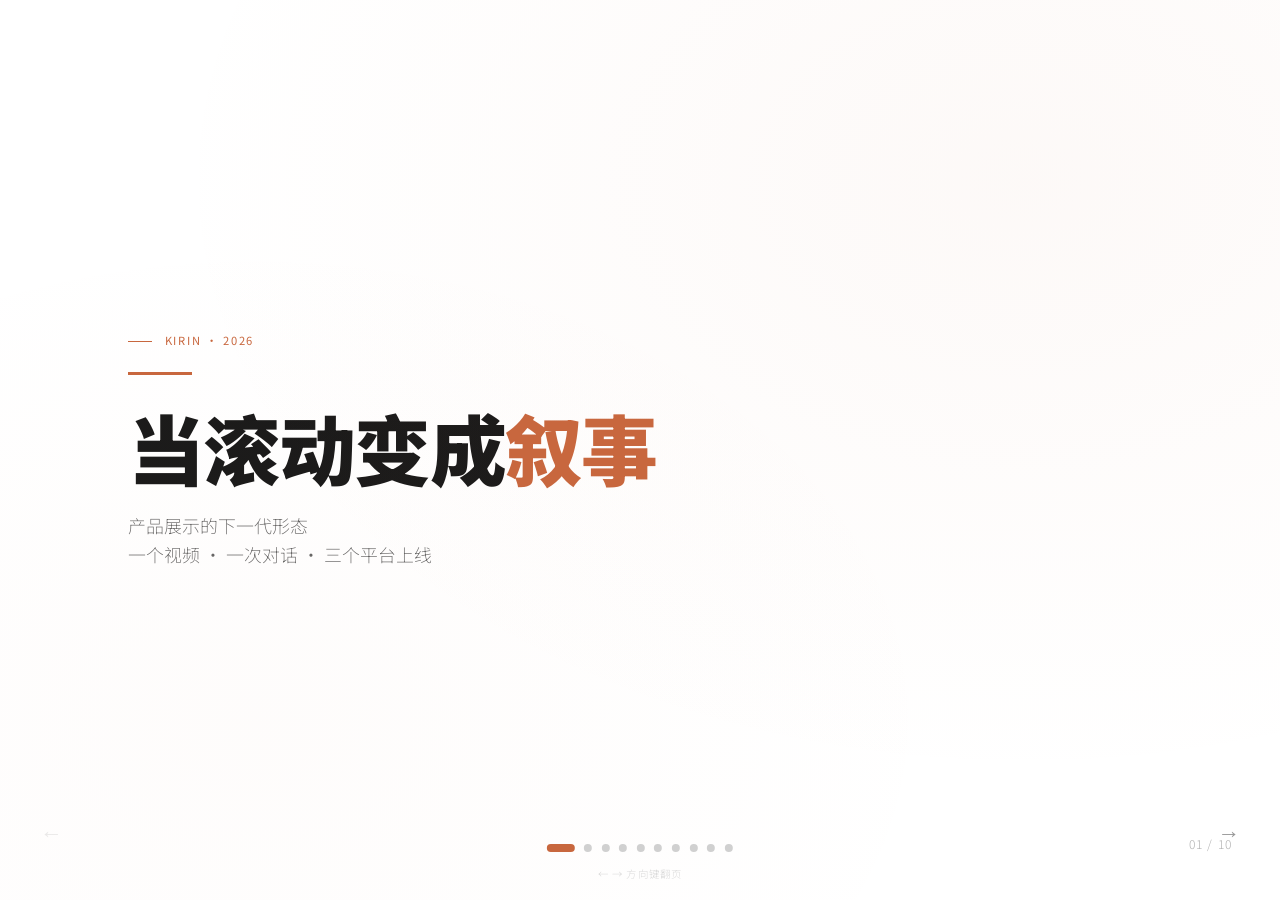
<file: content/ppt-slides.html>
<!DOCTYPE html>
<html lang="zh-CN">
<head>
<meta charset="UTF-8">
<meta name="viewport" content="width=device-width, initial-scale=1.0">
<title>当滚动变成叙事 · 产品展示的下一代形态</title>
<link rel="preconnect" href="https://fonts.googleapis.com">
<link rel="preconnect" href="https://fonts.gstatic.com" crossorigin>
<link href="https://fonts.googleapis.com/css2?family=Noto+Sans+SC:wght@200;300;400;500;600;700;900&display=swap" rel="stylesheet">
<style>
  *, *::before, *::after { margin: 0; padding: 0; box-sizing: border-box; }
  html { scroll-behavior: smooth; }

  body {
    font-family: 'Noto Sans SC', system-ui, sans-serif;
    background: #fff;
    color: #1a1a1a;
    overflow: hidden;
    width: 100vw;
    height: 100vh;
  }

  /* ─── Slide Container ─── */
  .slides {
    display: flex;
    transition: transform 0.6s cubic-bezier(0.22, 1, 0.36, 1);
    height: 100vh;
  }
  .slide {
    flex: 0 0 100vw;
    height: 100vh;
    display: flex;
    flex-direction: column;
    justify-content: center;
    padding: 8vh 10vw;
    position: relative;
    overflow: hidden;
  }

  /* ─── Navigation ─── */
  .nav {
    position: fixed;
    bottom: 3rem;
    left: 50%;
    transform: translateX(-50%);
    display: flex;
    gap: 0.6rem;
    z-index: 100;
  }
  .nav-dot {
    width: 8px; height: 8px;
    border-radius: 50%;
    background: #d0d0d0;
    border: none;
    cursor: pointer;
    transition: all 0.3s ease;
    padding: 0;
  }
  .nav-dot.active { background: #c8673e; width: 28px; border-radius: 4px; }
  .nav-dot:hover { background: #e05a33; }

  .arrow {
    position: fixed;
    bottom: 2.8rem;
    background: none;
    border: none;
    font-size: 1.4rem;
    color: #999;
    cursor: pointer;
    z-index: 100;
    padding: 0.5rem;
    transition: color 0.3s;
  }
  .arrow:hover { color: #c8673e; }
  .arrow-left { left: 2rem; }
  .arrow-right { right: 2rem; }
  .arrow:disabled { opacity: 0.2; cursor: default; }

  /* ─── Slide Counter ─── */
  .counter {
    position: fixed;
    bottom: 3rem;
    right: 3rem;
    font-size: 0.75rem;
    font-weight: 300;
    color: #b0b0b0;
    letter-spacing: 0.1em;
    z-index: 100;
    font-variant-numeric: tabular-nums;
  }

  /* ─── Typography ─── */
  .slide-label {
    font-size: 0.7rem;
    font-weight: 400;
    letter-spacing: 0.15em;
    color: #c8673e;
    text-transform: uppercase;
    margin-bottom: 1.5rem;
  }
  .slide-label::before {
    content: '';
    display: inline-block;
    width: 1.5rem;
    height: 1px;
    background: #c8673e;
    vertical-align: middle;
    margin-right: 0.8rem;
  }

  h1 {
    font-size: clamp(3.5rem, 6vw, 5.5rem);
    font-weight: 900;
    line-height: 1.05;
    letter-spacing: -0.02em;
    margin-bottom: 1.5rem;
    max-width: 80%;
  }
  h1 .accent { color: #c8673e; }

  h2 {
    font-size: clamp(2.5rem, 4vw, 4rem);
    font-weight: 900;
    line-height: 1.1;
    letter-spacing: -0.01em;
    margin-bottom: 1.2rem;
    max-width: 75%;
  }

  .sub {
    font-size: clamp(1rem, 1.4vw, 1.4rem);
    font-weight: 200;
    line-height: 1.6;
    color: #666;
    max-width: 55%;
  }
  .sub strong { font-weight: 500; color: #333; }

  .big-number {
    font-size: clamp(6rem, 12vw, 10rem);
    font-weight: 900;
    line-height: 1;
    letter-spacing: -0.04em;
    color: #1a1a1a;
    margin-bottom: 0.5rem;
  }
  .big-number .accent { color: #c8673e; }

  /* ─── Decorators ─── */
  .accent-line {
    width: 4rem;
    height: 3px;
    background: #c8673e;
    margin-bottom: 2rem;
  }

  .tag-row {
    display: flex;
    flex-wrap: wrap;
    gap: 0.8rem;
    margin: 1.5rem 0;
  }
  .tag {
    font-size: 0.85rem;
    font-weight: 500;
    color: #c8673e;
    padding: 0.4rem 1rem;
    border: 1px solid rgba(200, 103, 62, 0.2);
    border-radius: 100px;
    letter-spacing: 0.02em;
  }

  /* ─── Flow Diagram ─── */
  .flow {
    display: flex;
    align-items: center;
    gap: 1.5rem;
    margin: 2.5rem 0;
  }
  .flow-item {
    flex: 1;
    text-align: center;
    padding: 1.5rem;
    background: #f8f8f8;
    border-radius: 8px;
    font-size: 0.85rem;
    font-weight: 400;
    color: #666;
    line-height: 1.5;
  }
  .flow-item .icon {
    display: block;
    font-size: 2rem;
    margin-bottom: 0.5rem;
  }
  .flow-item strong {
    display: block;
    font-size: 1.05rem;
    font-weight: 700;
    color: #1a1a1a;
    margin-bottom: 0.3rem;
  }
  .flow-arrow {
    font-size: 1.8rem;
    color: #c8673e;
    font-weight: 200;
    flex-shrink: 0;
  }

  /* ─── Stats Row ─── */
  .stats-row {
    display: flex;
    gap: 3rem;
    margin: 2rem 0;
  }
  .stat-box { text-align: left; }
  .stat-box .num {
    font-size: 3rem;
    font-weight: 900;
    color: #1a1a1a;
    line-height: 1;
  }
  .stat-box .num .accent { color: #c8673e; }
  .stat-box .desc {
    font-size: 0.85rem;
    font-weight: 300;
    color: #999;
    margin-top: 0.3rem;
  }

  /* ─── Platform Row ─── */
  .platform-row {
    display: flex;
    gap: 2rem;
    margin: 1.5rem 0;
  }
  .platform-item {
    font-size: 0.9rem;
    font-weight: 300;
    color: #666;
    padding: 0.6rem 1.2rem;
    background: #f8f8f8;
    border-radius: 6px;
  }
  .platform-item strong {
    font-weight: 700;
    color: #1a1a1a;
  }

  /* ─── List with dots ─── */
  .dot-list {
    list-style: none;
    margin: 1.5rem 0;
  }
  .dot-list li {
    font-size: 1.05rem;
    font-weight: 300;
    color: #666;
    line-height: 2.2;
    padding-left: 1.5rem;
    position: relative;
  }
  .dot-list li::before {
    content: '·';
    position: absolute;
    left: 0.3rem;
    color: #c8673e;
    font-weight: 700;
  }

  /* ─── Slide-specific backgrounds ─── */
  .slide-bg {
    position: absolute;
    inset: 0;
    pointer-events: none;
  }
  .slide-1 .slide-bg {
    background:
      radial-gradient(ellipse at 80% 20%, rgba(200, 103, 62, 0.04) 0%, transparent 60%),
      radial-gradient(ellipse at 20% 80%, rgba(200, 103, 62, 0.02) 0%, transparent 50%);
  }

  /* ─── Responsive ─── */
  @media (max-width: 768px) {
    .slide { padding: 6vh 6vw; }
    h1 { font-size: 2.2rem; max-width: 100%; }
    h2 { font-size: 1.8rem; max-width: 100%; }
    .sub { max-width: 100%; font-size: 1rem; }
    .big-number { font-size: 4rem; }
    .flow { flex-direction: column; gap: 0.8rem; }
    .flow-arrow { transform: rotate(90deg); }
    .stats-row { flex-direction: column; gap: 1.5rem; }
    .platform-row { flex-wrap: wrap; gap: 0.8rem; }
    .counter { display: none; }
  }

  /* ─── Keyboard nav ─── */
  .keyboard-hint {
    position: fixed;
    bottom: 1.2rem;
    left: 50%;
    transform: translateX(-50%);
    font-size: 0.65rem;
    font-weight: 200;
    color: #d0d0d0;
    letter-spacing: 0.1em;
    z-index: 99;
    pointer-events: none;
  }
</style>
</head>
<body>

<div class="slides" id="slides">

  <!-- ══════ SLIDE 1: COVER ══════ -->
  <div class="slide slide-1" data-index="0">
    <div class="slide-bg"></div>
    <div class="slide-label">KIRIN · 2026</div>
    <div class="accent-line"></div>
    <h1>当滚动变成<span class="accent">叙事</span></h1>
    <p class="sub">产品展示的下一代形态<br>一个视频 · 一次对话 · 三个平台上线</p>
  </div>

  <!-- ══════ SLIDE 2: PROBLEM ══════ -->
  <div class="slide" data-index="1">
    <div class="slide-label">问题</div>
    <h2>一个产品展示站，要多久？</h2>
    <div class="stats-row">
      <div class="stat-box">
        <div class="num">4–7 <span class="accent">天</span></div>
        <div class="desc">传统开发：设计 → 切图 → 动画编排 → 适配 → 部署</div>
      </div>
    </div>
  </div>

  <!-- ══════ SLIDE 3: ANSWER ══════ -->
  <div class="slide" data-index="2">
    <div class="slide-label">答案</div>
    <div class="big-number">30 <span class="accent">分钟</span></div>
    <p class="sub">一个视频。一次对话。一个网站。<br>从零到三个平台上线。</p>
  </div>

  <!-- ══════ SLIDE 4: FLOW ══════ -->
  <div class="slide" data-index="3">
    <div class="slide-label">流程</div>
    <h2>输入 → 处理 → 输出</h2>
    <div class="flow">
      <div class="flow-item">
        <span class="icon">🎬</span>
        <strong>产品视频</strong>
        MP4 / MOV<br>5-30 秒
      </div>
      <span class="flow-arrow">→</span>
      <div class="flow-item">
        <span class="icon">🤖</span>
        <strong>AI + Skills</strong>
        video-to-website<br>+ frontend-design
      </div>
      <span class="flow-arrow">→</span>
      <div class="flow-item">
        <span class="icon">🌐</span>
        <strong>三平台上线</strong>
        Vercel · Cloudflare<br>· GitHub Pages
      </div>
    </div>
  </div>

  <!-- ══════ SLIDE 5: TECH ══════ -->
  <div class="slide" data-index="4">
    <div class="slide-label">技术</div>
    <h2>原生代码，大师级体验</h2>
    <div class="tag-row">
      <span class="tag">帧提取</span>
      <span class="tag">Canvas渲染</span>
      <span class="tag">Lenis滚动</span>
      <span class="tag">GSAP动画</span>
    </div>
    <p class="sub" style="max-width:70%">零构建工具，纯原生 HTML/CSS/JS。<br>一个 FFmpeg 命令 + 一个 AI 技能 = 91 帧精密同步。</p>
  </div>

  <!-- ══════ SLIDE 6: LAYOUT ══════ -->
  <div class="slide" data-index="5">
    <div class="slide-label">布局</div>
    <h2>左<span class="accent"> 1/3</span> 文字 · 右<span class="accent"> 2/3</span> 产品</h2>
    <p class="sub">不是满屏堆砌，而是分屏叙事。<br>左侧阅读节奏，右侧视觉沉浸——最佳信息传递比例。</p>
  </div>

  <!-- ══════ SLIDE 7: AI PRODUCTIVITY ══════ -->
  <div class="slide" data-index="6">
    <div class="slide-label">AI 生产力</div>
    <div class="stats-row">
      <div class="stat-box">
        <div class="num">4–7 <span class="accent">天</span></div>
        <div class="desc">传统开发周期</div>
      </div>
      <div class="stat-box">
        <div class="num">30 <span class="accent">分钟</span></div>
        <div class="desc">AI + Skills</div>
      </div>
    </div>
    <p class="sub" style="clear:both; max-width:65%;">不是替代开发者，而是<span style="font-weight:500;color:#1a1a1a;">放大开发者</span>。效率提升 200 倍，质量不减。</p>
  </div>

  <!-- ══════ SLIDE 8: DEPLOY ══════ -->
  <div class="slide" data-index="7">
    <div class="slide-label">部署</div>
    <h2>一行命令，全球上线</h2>
    <div class="platform-row">
      <div class="platform-item"><strong>Vercel</strong> → kirin-tau-law.vercel.app</div>
      <div class="platform-item"><strong>Cloudflare</strong> → kirin-tau-law.pages.dev</div>
      <div class="platform-item"><strong>GitHub Pages</strong> → huajielong.github.io</div>
    </div>
    <p class="sub" style="max-width:60%;">git push 自动构建，三平台同步更新，零运维成本。</p>
  </div>

  <!-- ══════ SLIDE 9: REUSE ══════ -->
  <div class="slide" data-index="8">
    <div class="slide-label">复用</div>
    <h2>换一个视频 =<br>完全不同的网站</h2>
    <ul class="dot-list">
      <li>🚗 汽车发布 — 外观 × 性能 × 内饰</li>
      <li>📱 数码产品 — 手机 × 芯片 × 穿戴</li>
      <li>💎 珠宝腕表 — 360° 工艺展示</li>
      <li>🏠 地产楼盘 — 样板间沉浸体验</li>
      <li>🎮 游戏发布 — 预告片 × 特色介绍</li>
    </ul>
  </div>

  <!-- ══════ SLIDE 10: CTA ══════ -->
  <div class="slide" data-index="9">
    <div class="slide-label">开始</div>
    <h1>你的产品，<br>也值得这样的<span class="accent">展示</span>。</h1>
    <div class="accent-line" style="margin-top:2rem;"></div>
    <p class="sub">
      <strong style="color:#1a1a1a;">github.com/huajielong/kirin-tau-law</strong><br>
      完整源码 + AI 技能文档 · 开源免费
    </p>
  </div>

</div>

<!-- ─── Navigation ─── -->
<button class="arrow arrow-left" id="prevBtn" disabled>←</button>
<button class="arrow arrow-right" id="nextBtn">→</button>
<div class="nav" id="nav"></div>
<div class="counter" id="counter">01 / 10</div>
<div class="keyboard-hint">←  →  方向键翻页</div>

<script>
  const slides = document.querySelectorAll('.slide');
  const total = slides.length;
  let current = 0;
  const slidesEl = document.getElementById('slides');
  const prevBtn = document.getElementById('prevBtn');
  const nextBtn = document.getElementById('nextBtn');
  const counter = document.getElementById('counter');
  const nav = document.getElementById('nav');

  // Build dots
  for (let i = 0; i < total; i++) {
    const dot = document.createElement('button');
    dot.className = 'nav-dot' + (i === 0 ? ' active' : '');
    dot.dataset.index = i;
    dot.addEventListener('click', () => goTo(i));
    nav.appendChild(dot);
  }
  const dots = nav.querySelectorAll('.nav-dot');

  function goTo(index) {
    current = Math.max(0, Math.min(index, total - 1));
    slidesEl.style.transform = `translateX(-${current * 100}vw)`;
    dots.forEach((d, i) => d.classList.toggle('active', i === current));
    counter.textContent = String(current + 1).padStart(2, '0') + ' / ' + String(total).padStart(2, '0');
    prevBtn.disabled = current === 0;
    nextBtn.disabled = current === total - 1;
  }

  prevBtn.addEventListener('click', () => goTo(current - 1));
  nextBtn.addEventListener('click', () => goTo(current + 1));
  document.addEventListener('keydown', e => {
    if (e.key === 'ArrowRight' || e.key === ' ') goTo(current + 1);
    if (e.key === 'ArrowLeft') goTo(current - 1);
    if (e.key === 'Home') goTo(0);
    if (e.key === 'End') goTo(total - 1);
  });

  // Touch support
  let touchStartX = 0;
  document.addEventListener('touchstart', e => { touchStartX = e.changedTouches[0].screenX; });
  document.addEventListener('touchend', e => {
    const diff = touchStartX - e.changedTouches[0].screenX;
    if (Math.abs(diff) > 50) {
      diff > 0 ? goTo(current + 1) : goTo(current - 1);
    }
  });
</script>
</body>
</html>
</file>
